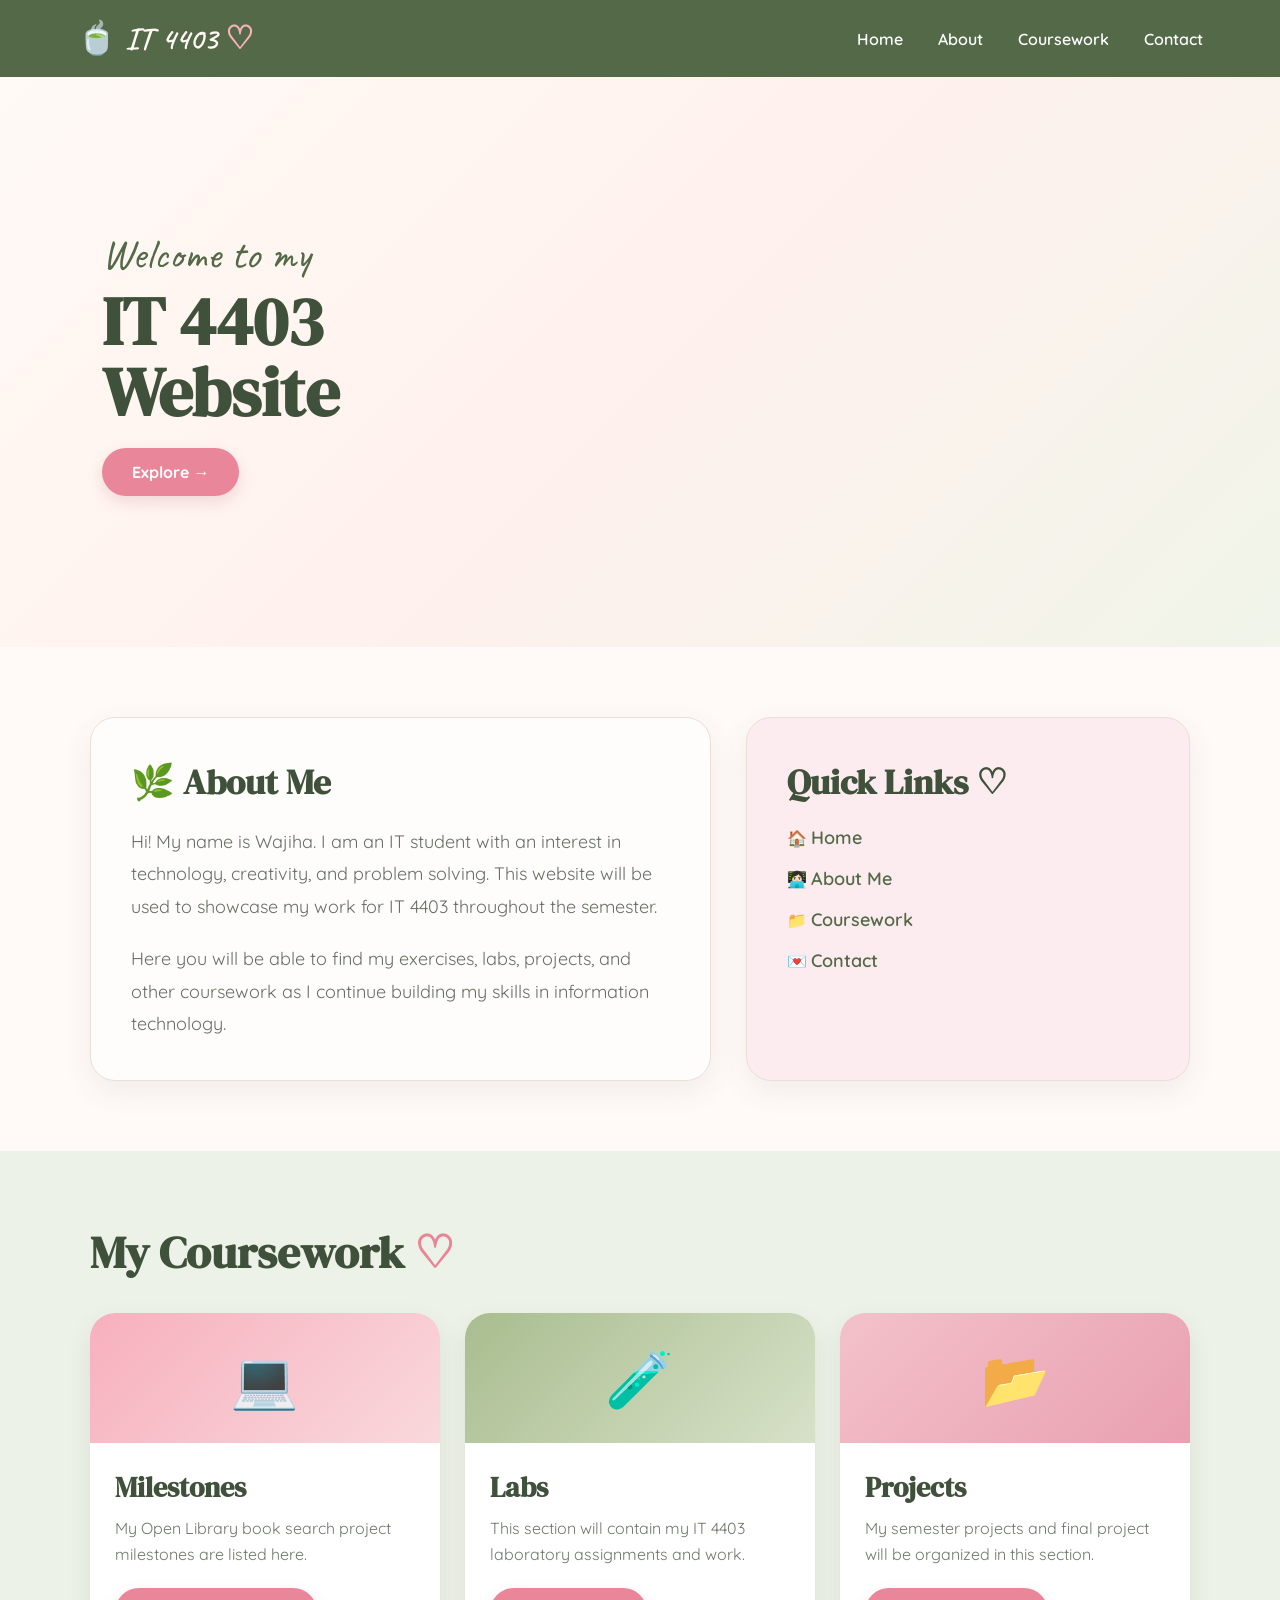
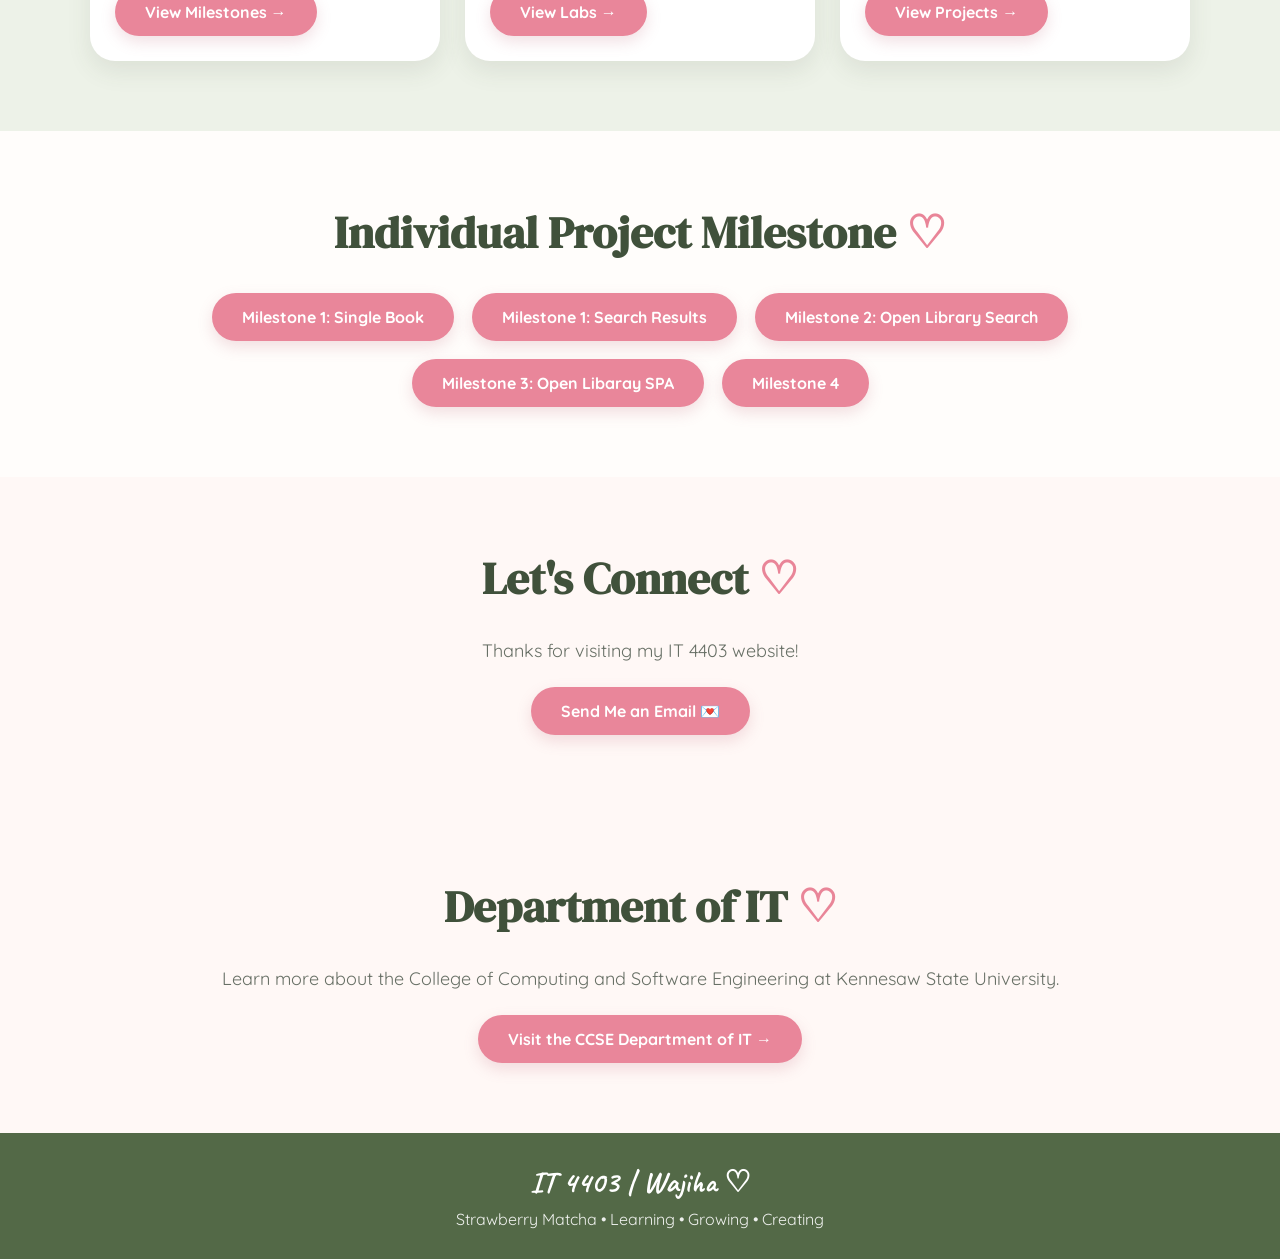
<file: index.html>
<!DOCTYPE html>
<html lang="en">
<head>
    <meta charset="UTF-8">
    <meta name="viewport" content="width=device-width, initial-scale=1.0">

    <title>IT 4403 | Wajiha</title>

    <link rel="preconnect" href="https://fonts.googleapis.com">
    <link rel="preconnect" href="https://fonts.gstatic.com" crossorigin>

    <link href="https://fonts.googleapis.com/css2?family=DM+Serif+Display&family=Quicksand:wght@400;500;600;700&family=Caveat:wght@500;600&display=swap" rel="stylesheet">

    <style>

        * {
            margin: 0;
            padding: 0;
            box-sizing: border-box;
        }

        html {
            scroll-behavior: smooth;
        }

        body {
            font-family: 'Quicksand', sans-serif;
            background: #fffaf7;
            color: #40513b;
        }

        /* ================= NAVIGATION ================= */

        nav {
            background: #536947;
            padding: 18px 6%;
            display: flex;
            justify-content: space-between;
            align-items: center;
            position: sticky;
            top: 0;
            z-index: 1000;
        }

        .logo {
            color: #fff8f4;
            font-family: 'Caveat', cursive;
            font-size: 32px;
            font-weight: 600;
        }

        .logo span {
            color: #f7b1bd;
        }

        .nav-links {
            display: flex;
            gap: 35px;
            list-style: none;
        }

        .nav-links a {
            color: white;
            text-decoration: none;
            font-weight: 600;
            transition: 0.3s;
        }

        .nav-links a:hover {
            color: #f7a8b5;
        }

        /* ================= HERO ================= */

        .hero {
            min-height: 570px;
            display: flex;
            align-items: center;
            justify-content: space-between;
            padding: 70px 8%;
            background: linear-gradient(
                135deg,
                #fffaf6 0%,
                #fff1ed 50%,
                #f0f4e9 100%
            );
            overflow: hidden;
        }

        .hero-text {
            max-width: 600px;
        }

        .small-title {
            font-family: 'Caveat', cursive;
            font-size: 42px;
            color: #536947;
        }

        .hero h1 {
            font-family: 'DM Serif Display', serif;
            font-size: 68px;
            line-height: 1.05;
            color: #40513b;
            margin: 5px 0 20px;
        }

        .hero p {
            font-family: 'Caveat', cursive;
            font-size: 27px;
            color: #68745f;
            margin-bottom: 30px;
        }

        .hero p span {
            color: #e98598;
        }

        .button {
            display: inline-block;
            background: #e9869a;
            color: white;
            text-decoration: none;
            padding: 14px 30px;
            border-radius: 30px;
            font-weight: 700;
            transition: 0.3s;
            box-shadow: 0 6px 15px rgba(190, 100, 120, 0.2);
        }

        .button:hover {
            transform: translateY(-3px);
            background: #d96f85;
        }


        /* ================= GENERAL SECTIONS ================= */

        section {
            padding: 70px 7%;
        }

        .section-title {
            font-family: 'DM Serif Display', serif;
            font-size: 45px;
            color: #40513b;
            margin-bottom: 30px;
        }

        .section-title span {
            color: #e98598;
        }

        /* ================= ABOUT ================= */

        .about-container {
            display: grid;
            grid-template-columns: 1.4fr 1fr;
            gap: 35px;
        }

        .about-card,
        .quick-card {
            border-radius: 25px;
            padding: 40px;
            background: white;
            border: 1px solid #eadfd9;
            box-shadow: 0 10px 30px rgba(75, 82, 58, 0.08);
        }

        .about-card {
            background: #fffdfb;
        }

        .about-card h2,
        .quick-card h2 {
            font-family: 'DM Serif Display', serif;
            font-size: 35px;
            margin-bottom: 20px;
            color: #40513b;
        }

        .about-card p {
            font-size: 18px;
            line-height: 1.8;
            color: #687066;
        }

        .quick-card {
            background: #fdecef;
        }

        .quick-links {
            list-style: none;
        }

        .quick-links li {
            margin: 18px 0;
        }

        .quick-links a {
            color: #536947;
            text-decoration: none;
            font-size: 18px;
            font-weight: 600;
        }

        .quick-links a:hover {
            color: #e98598;
        }

        /* ================= COURSEWORK ================= */

        #coursework {
            background: #edf2e8;
        }

        .coursework-grid {
            display: grid;
            grid-template-columns: repeat(3, 1fr);
            gap: 25px;
        }

        .course-card {
            background: white;
            border-radius: 25px;
            overflow: hidden;
            box-shadow: 0 10px 25px rgba(72, 83, 57, 0.1);
            transition: 0.3s;
        }

        .course-card:hover {
            transform: translateY(-8px);
        }

        .course-image {
            height: 130px;
            display: flex;
            align-items: center;
            justify-content: center;
            font-size: 55px;
            background: linear-gradient(135deg, #f7b0bd, #f9d8dc);
        }

        .course-card:nth-child(2) .course-image {
            background: linear-gradient(135deg, #a9bd8f, #d7e1c8);
        }

        .course-card:nth-child(3) .course-image {
            background: linear-gradient(135deg, #f3c1ca, #e9a0b1);
        }

        .course-content {
            padding: 25px;
        }

        .course-content h3 {
            font-family: 'DM Serif Display', serif;
            font-size: 28px;
            color: #40513b;
            margin-bottom: 10px;
        }

        .course-content p {
            color: #70776d;
            line-height: 1.6;
            margin-bottom: 20px;
        }
        /* ================= MILESTONES ================= */

        #milestones {
            background: #fffdfb;
            text-align: center;
        }

        .milestone-buttons {
            display: flex;
            flex-wrap: wrap;
            gap: 18px;
            justify-content: center;
        }

        .button.disabled {
            background: #c9c9c9;
            box-shadow: none;
            pointer-events: none;
        }
        /* ================= CONTACT ================= */

        .contact {
            text-align: center;
            background: #fff8f6;
        }

        .contact p {
            font-size: 18px;
            margin-bottom: 25px;
            color: #687066;
        }

        /* ================= FOOTER ================= */

        footer {
            background: #536947;
            color: white;
            text-align: center;
            padding: 30px;
        }

        footer h3 {
            font-family: 'Caveat', cursive;
            font-size: 30px;
            margin-bottom: 8px;
        }

        footer p {
            opacity: 0.9;
        }

        /* ================= MOBILE ================= */

        @media (max-width: 850px) {

            .hero {
                flex-direction: column;
                text-align: center;
                padding-top: 50px;
            }

            .hero h1 {
                font-size: 50px;
            }

            .drink-area {
                transform: scale(0.8);
            }

            .about-container {
                grid-template-columns: 1fr;
            }

            .coursework-grid {
                grid-template-columns: 1fr;
            }

            nav {
                flex-direction: column;
                gap: 15px;
            }

            .nav-links {
                gap: 15px;
                flex-wrap: wrap;
                justify-content: center;
            }
        }

    </style>
</head>

<body>

    <!-- NAVIGATION -->

    <nav>
        <div class="logo">
            🍵 IT 4403 <span>♡</span>
        </div>

        <ul class="nav-links">
            <li><a href="#home">Home</a></li>
            <li><a href="#about">About</a></li>
            <li><a href="#coursework">Coursework</a></li>
            <li><a href="#contact">Contact</a></li>
        </ul>
    </nav>


    <!-- HERO -->

    <section class="hero" id="home">

        <div class="hero-text">

            <div class="small-title">
                Welcome to my
            </div>

            <h1>
                IT 4403<br>
                Website
            </h1>

            

            <a href="#coursework" class="button">
                Explore →
            </a>

        </div>


    </section>


    <!-- ABOUT -->

    <section id="about">

        <div class="about-container">

            <div class="about-card">

                <h2>
                    🌿 About Me
                </h2>

                <p>
                    Hi! My name is Wajiha. I am an IT student with an
                    interest in technology, creativity, and problem solving.
                    This website will be used to showcase my work for
                    IT 4403 throughout the semester.
                </p>

                <br>

                <p>
                    Here you will be able to find my exercises, labs,
                    projects, and other coursework as I continue building
                    my skills in information technology.
                </p>

            </div>


            <div class="quick-card">

                <h2>
                    Quick Links ♡
                </h2>

                <ul class="quick-links">

                    <li>
                        🏠 <a href="#home">Home</a>
                    </li>

                    <li>
                        👩🏻‍💻 <a href="#about">About Me</a>
                    </li>

                    <li>
                        📁 <a href="#coursework">Coursework</a>
                    </li>

                    <li>
                        💌 <a href="#contact">Contact</a>
                    </li>

                </ul>

            </div>

        </div>

    </section>


    <!-- COURSEWORK -->

    <section id="coursework">

        <h2 class="section-title">
            My Coursework <span>♡</span>
        </h2>

        <div class="coursework-grid">


            <!-- EXERCISES -->

            <div class="course-card">

                <div class="course-image">
                    💻
                </div>

                <div class="course-content">

                    <h3>
                        Milestones
                    </h3>

                    <p>
                        My Open Library book search project milestones are listed here.
                    </p>

                    <a href="#milestones" class="button">
                        View Milestones →
                    </a>

                </div>

            </div>


            <!-- LABS -->

            <div class="course-card">

                <div class="course-image">
                    🧪
                </div>

                <div class="course-content">

                    <h3>
                        Labs
                    </h3>

                    <p>
                        This section will contain my IT 4403
                        laboratory assignments and work.
                    </p>

                    <a href="#" class="button">
                        View Labs →
                    </a>

                </div>

            </div>


            <!-- PROJECTS -->

            <div class="course-card">

                <div class="course-image">
                    📂
                </div>

                <div class="course-content">

                    <h3>
                        Projects
                    </h3>

                    <p>
                        My semester projects and final project
                        will be organized in this section.
                    </p>

                    <a href="#" class="button">
                        View Projects →
                    </a>

                </div>

            </div>

        </div>

    </section>

    <!-- INDIVIDUAL PROJECT MILESTONES -->
<section id="milestones">
    <h2 class="section-title">Individual Project Milestone <span>♡</span></h2>

    <div class="milestone-buttons">
        <a href="openlibrary_milestone1/book.html" class="button">Milestone 1: Single Book</a>
        <a href="openlibrary_milestone1/search.html" class="button">Milestone 1: Search Results</a>
        <a href="openlibrary_milestone2/search.html" class="button">Milestone 2: Open Library Search</a>
        <a href="openlibrary_milestone3/index.html" class="button">Milestone 3: Open Libaray SPA</a>
        <a href="openlibrary_milestone4/index.html" class="button">Milestone 4</a>
    </div>
</section>


    <!-- CONTACT -->

    <section class="contact" id="contact">

        <h2 class="section-title">
            Let's Connect <span>♡</span>
        </h2>

        <p>
            Thanks for visiting my IT 4403 website!
        </p>

        <a href="mailto:wajihaparveen1@gmail.com" class="button">
            Send Me an Email 💌
        </a>

    </section>

<!-- DEPARTMENT OF IT LINK -->

<section class="contact" id="department">
    <h2 class="section-title">
        Department of IT <span>♡</span>
    </h2>

    <p>
        Learn more about the College of Computing and Software Engineering
        at Kennesaw State University.
    </p>

    <a href="https://ccse.kennesaw.edu/it/"
       class="button"
       target="_blank"
       rel="noopener noreferrer">
        Visit the CCSE Department of IT →
    </a>
</section>

    <!-- FOOTER -->

    <footer>

        <h3>
            IT 4403 | Wajiha ♡
        </h3>

        <p>
            Strawberry Matcha • Learning • Growing • Creating
        </p>

    </footer>

</body>
</html>
</file>
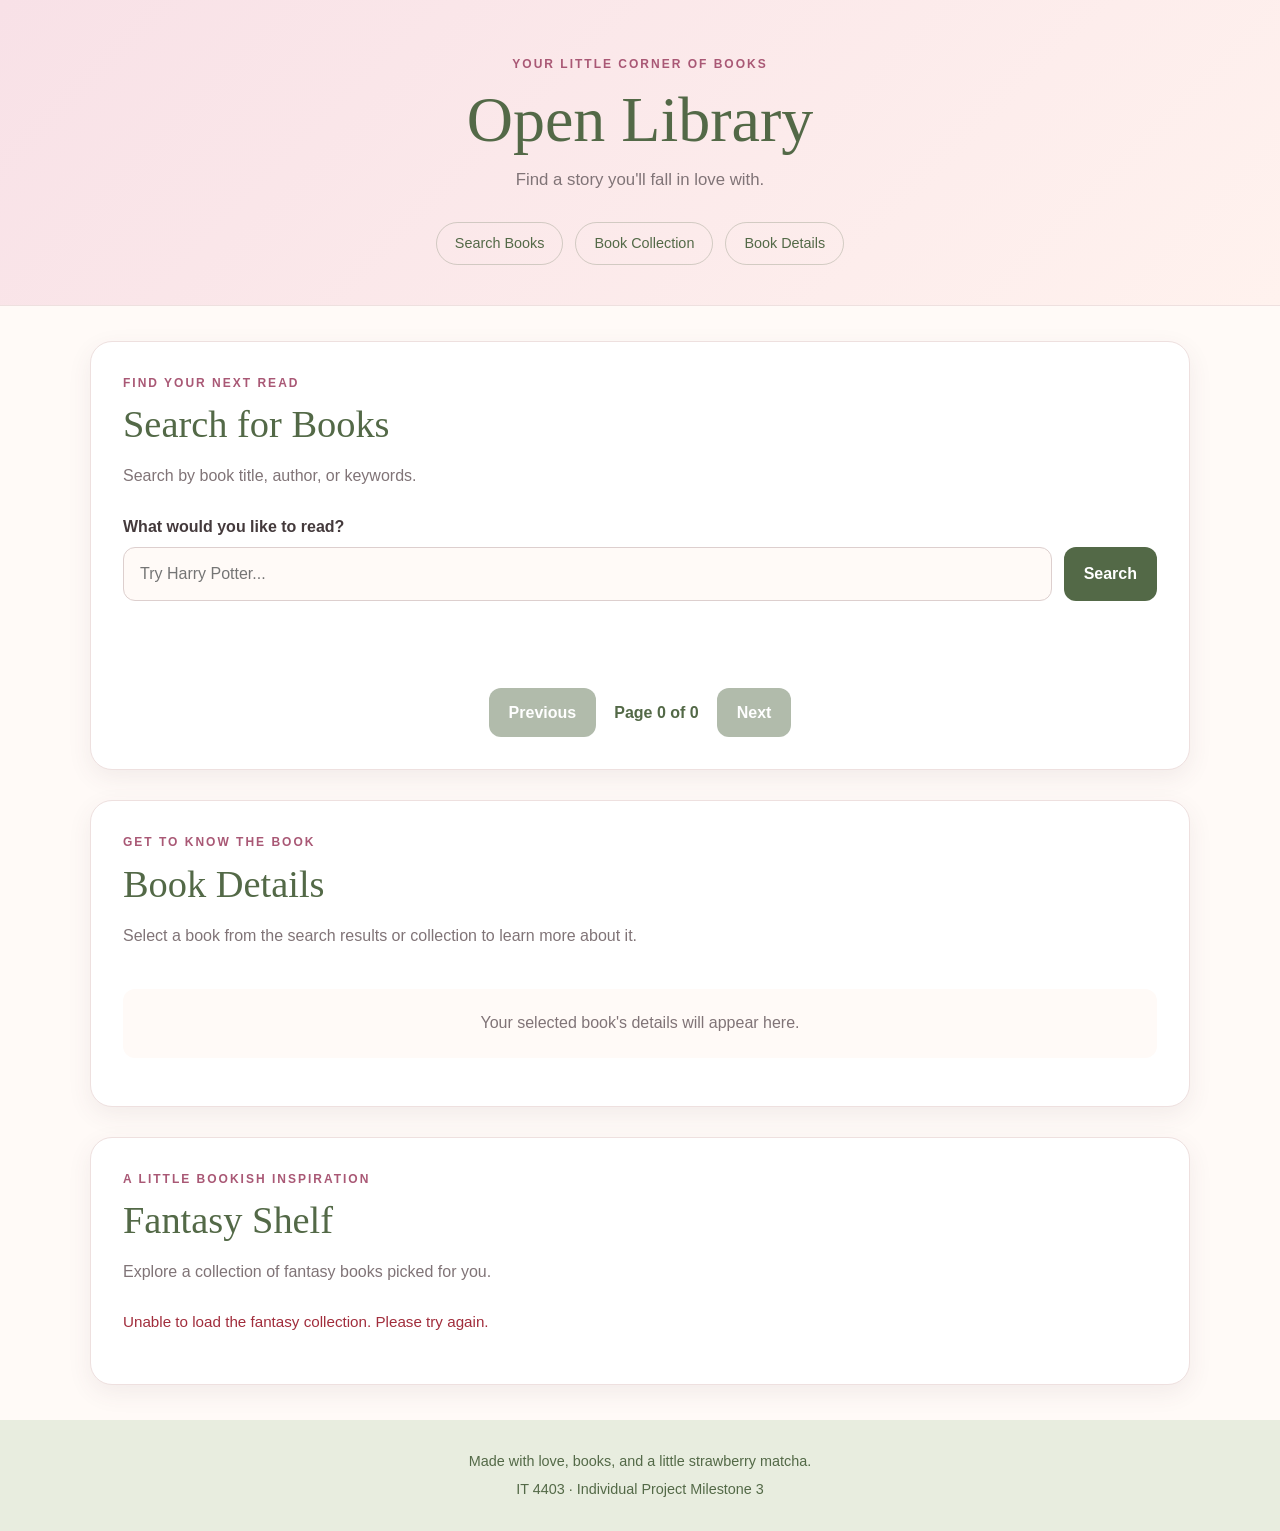
<file: openlibrary_milestone3/index.html>
<!DOCTYPE html>
<html lang="en">
<head>
    <meta charset="UTF-8">
    <meta name="viewport" content="width=device-width, initial-scale=1.0">
    <title>Open Library | Milestone 3</title>

    <!-- Strawberry Matcha stylesheet -->
    <link rel="stylesheet" href="style.css">

    <!-- jQuery for AJAX requests -->
    <script src="https://code.jquery.com/jquery-3.7.1.min.js"></script>
    <script src="script.js" defer></script>
</head>
<body>
    <header class="site-header">
        <div class="header-content">
            <p class="eyebrow">YOUR LITTLE CORNER OF BOOKS</p>
            <h1>Open Library</h1>
            <p class="subtitle">Find a story you'll fall in love with.</p>

            <nav class="main-nav" aria-label="Main navigation">
                <a href="#search-section">Search Books</a>
                <a href="#collection-section">Book Collection</a>
                <a href="#details-section">Book Details</a>
            </nav>
        </div>
    </header>

    <main class="page-container">

        <!-- Book Search -->
        <section id="search-section" class="section-card">
            <div class="section-heading">
                <p class="eyebrow">FIND YOUR NEXT READ</p>
                <h2>Search for Books</h2>
                <p>Search by book title, author, or keywords.</p>
            </div>

            <form id="searchForm" class="search-form">
                <label for="searchInput">What would you like to read?</label>

                <div class="search-controls">
                    <input
                        type="text"
                        id="searchInput"
                        placeholder="Try Harry Potter..."
                        autocomplete="off"
                    >
                    <button type="submit" id="searchButton">Search</button>
                </div>
            </form>

            <p id="searchStatus" class="status-message" role="status"
               aria-live="polite"></p>

            <div id="searchResults" class="book-grid"></div>

            <div id="pagination" class="pagination">
                <button type="button" id="previousButton" disabled>
                    Previous
                </button>

                <span id="pageInfo" aria-live="polite">Page 0 of 0</span>

                <button type="button" id="nextButton" disabled>
                    Next
                </button>
            </div>
        </section>

        <!-- Selected Book Details -->
        <section id="details-section" class="section-card">
            <div class="section-heading">
                <p class="eyebrow">GET TO KNOW THE BOOK</p>
                <h2>Book Details</h2>
                <p>Select a book from the search results or collection
                   to learn more about it.</p>
            </div>

            <div id="bookDetails" class="details-content">
                <p class="empty-message">
                    Your selected book's details will appear here.
                </p>
            </div>
        </section>

        <!-- Predefined Book Collection -->
        <section id="collection-section" class="section-card">
            <div class="section-heading">
                <p class="eyebrow">A LITTLE BOOKISH INSPIRATION</p>
                <h2>Fantasy Shelf</h2>
                <p>Explore a collection of fantasy books picked for you.</p>
            </div>

            <p id="collectionStatus" class="status-message"
               role="status" aria-live="polite">
                Loading fantasy books...
            </p>

            <div id="collectionResults" class="book-grid"></div>
        </section>

    </main>

    <footer class="site-footer">
        <p>Made with love, books, and a little strawberry matcha.</p>
        <p>IT 4403 · Individual Project Milestone 3</p>
    </footer>
</body>
</html>
</file>
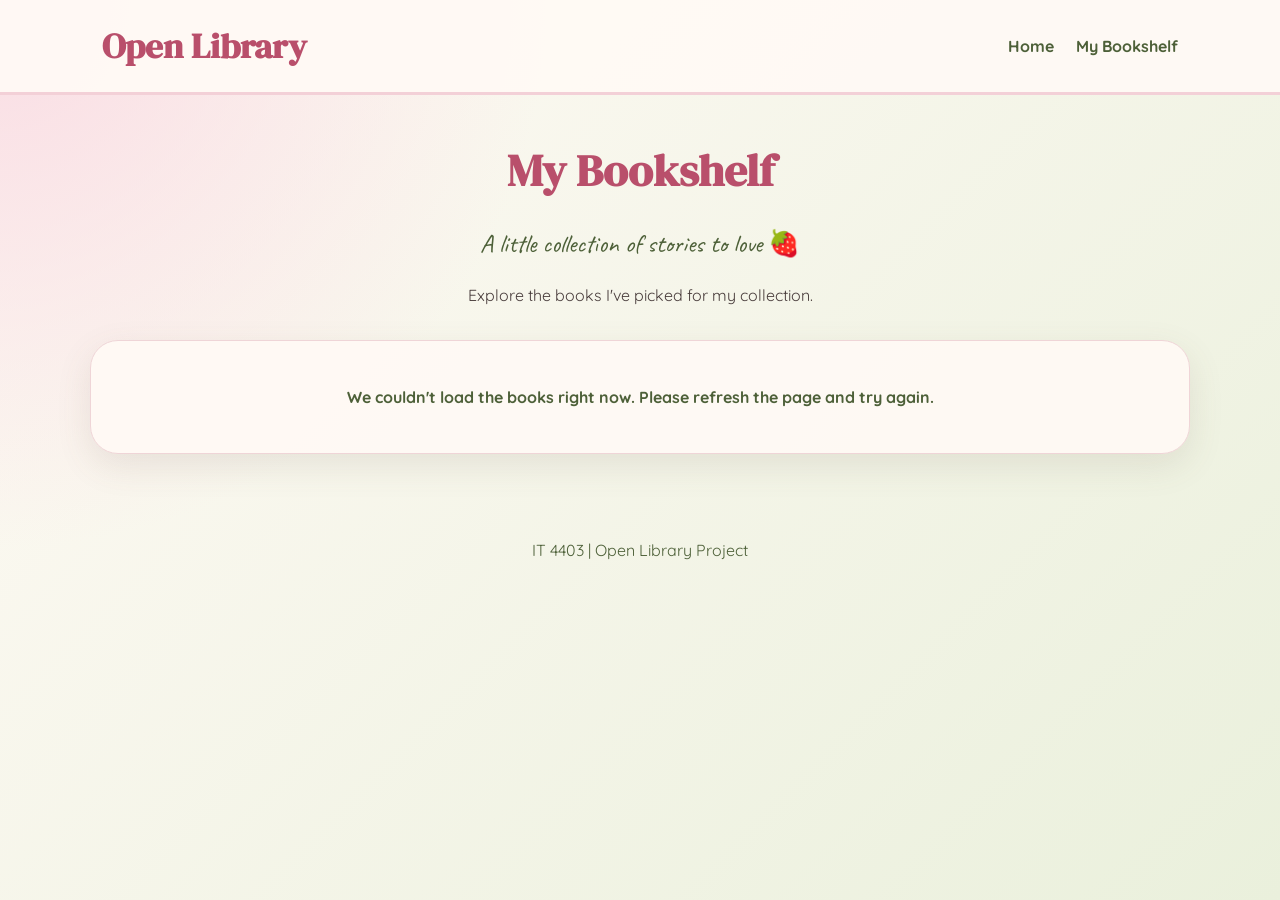
<file: openlibrary_milestone2/bookshelf.html>
<!DOCTYPE html>
<html lang="en">
<head>
    <meta charset="UTF-8">
    <meta name="viewport" content="width=device-width, initial-scale=1.0">
    <title>My Bookshelf | Wajiha's Open Library</title>

    <style>
        @import url('https://fonts.googleapis.com/css2?family=Caveat:wght@500;600&family=DM+Serif+Display&family=Quicksand:wght@400;500;600;700&display=swap');

        :root {
            --strawberry: #e99aa9;
            --strawberry-dark: #b94f6b;
            --pink-light: #fff0f3;
            --matcha: #788b58;
            --matcha-dark: #4d6038;
            --matcha-light: #eaf0dc;
            --cream: #fffaf5;
            --text: #493d3c;
        }

        * {
            box-sizing: border-box;
        }

        body {
            margin: 0;
            min-height: 100vh;
            font-family: 'Quicksand', sans-serif;
            color: var(--text);
            background:
                radial-gradient(circle at top left, #f9dce3, transparent 35%),
                linear-gradient(135deg, var(--cream), var(--matcha-light));
        }

        header {
            background: rgba(255, 250, 245, 0.95);
            padding: 22px 8%;
            display: flex;
            justify-content: space-between;
            align-items: center;
            flex-wrap: wrap;
            gap: 15px;
            border-bottom: 3px solid #f3d0d7;
        }

        header h1 {
            margin: 0;
            color: var(--strawberry-dark);
            font-family: 'DM Serif Display', serif;
            font-size: 2.2rem;
        }

        nav {
            display: flex;
            gap: 22px;
            flex-wrap: wrap;
        }

        nav a {
            color: var(--matcha-dark);
            font-weight: 700;
            text-decoration: none;
        }

        nav a:hover {
            color: var(--strawberry-dark);
        }

        main {
            width: min(1100px, 90%);
            margin: 45px auto;
        }

        .intro {
            text-align: center;
            margin-bottom: 35px;
        }

        .intro h2 {
            margin-bottom: 8px;
            color: var(--strawberry-dark);
            font-family: 'DM Serif Display', serif;
            font-size: 2.8rem;
        }

        .subtitle {
            color: var(--matcha-dark);
            font-family: 'Caveat', cursive;
            font-size: 1.6rem;
        }

        .bookshelf-panel {
            padding: 30px;
            background: rgba(255, 250, 245, 0.94);
            border: 1px solid #efd5d7;
            border-radius: 28px;
            box-shadow: 0 12px 35px rgba(110, 91, 75, 0.12);
        }

        #bookshelfStatus {
            text-align: center;
            color: var(--matcha-dark);
            font-weight: 700;
        }

        .bookshelf-grid {
            display: grid;
            grid-template-columns: repeat(auto-fit, minmax(190px, 1fr));
            gap: 24px;
        }

        .book-card {
            padding: 20px;
            text-align: center;
            background: white;
            border: 1px solid #f1dce0;
            border-radius: 20px;
            box-shadow: 0 5px 15px rgba(110, 91, 75, 0.08);
            transition: transform 0.2s, box-shadow 0.2s;
        }

        .book-card:hover {
            transform: translateY(-5px);
            box-shadow: 0 10px 22px rgba(110, 91, 75, 0.14);
        }

        .book-card img {
            width: 100%;
            height: 220px;
            object-fit: contain;
            margin-bottom: 15px;
            border-radius: 10px;
        }

        .book-card h3 {
            color: var(--strawberry-dark);
            font-family: 'DM Serif Display', serif;
            font-size: 1.3rem;
        }

        .book-link {
            display: inline-block;
            padding: 10px 18px;
            color: white;
            background: var(--matcha);
            border-radius: 25px;
            font-weight: 700;
            text-decoration: none;
        }

        .book-link:hover {
            background: var(--matcha-dark);
        }

        footer {
            padding: 25px;
            text-align: center;
            color: var(--matcha-dark);
        }

        @media (max-width: 600px) {
            header {
                flex-direction: column;
                text-align: center;
            }

            .intro h2 {
                font-size: 2.2rem;
            }

            .bookshelf-panel {
                padding: 18px;
            }
        }
    </style>
</head>

<body>
    <header>
        <h1>Open Library</h1>

        <nav>
            <a href="search.html">Home</a>
            <a href="bookshelf.html">My Bookshelf</a>
        </nav>
    </header>

    <main>
        <section class="intro">
            <h2>My Bookshelf</h2>
            <p class="subtitle">A little collection of stories to love 🍓</p>
            <p>Explore the books I've picked for my collection.</p>
        </section>

        <section class="bookshelf-panel">
            <p id="bookshelfStatus" aria-live="polite">
                Loading your bookshelf...
            </p>

            <div id="bookshelfBooks" class="bookshelf-grid">
                <!-- Book cards will be added here by bookshelf.js -->
            </div>
        </section>
    </main>

    <footer>
        <p>IT 4403 | Open Library Project</p>
    </footer>

    <script src="bookshelf.js"></script>
</body>
</html>
</file>
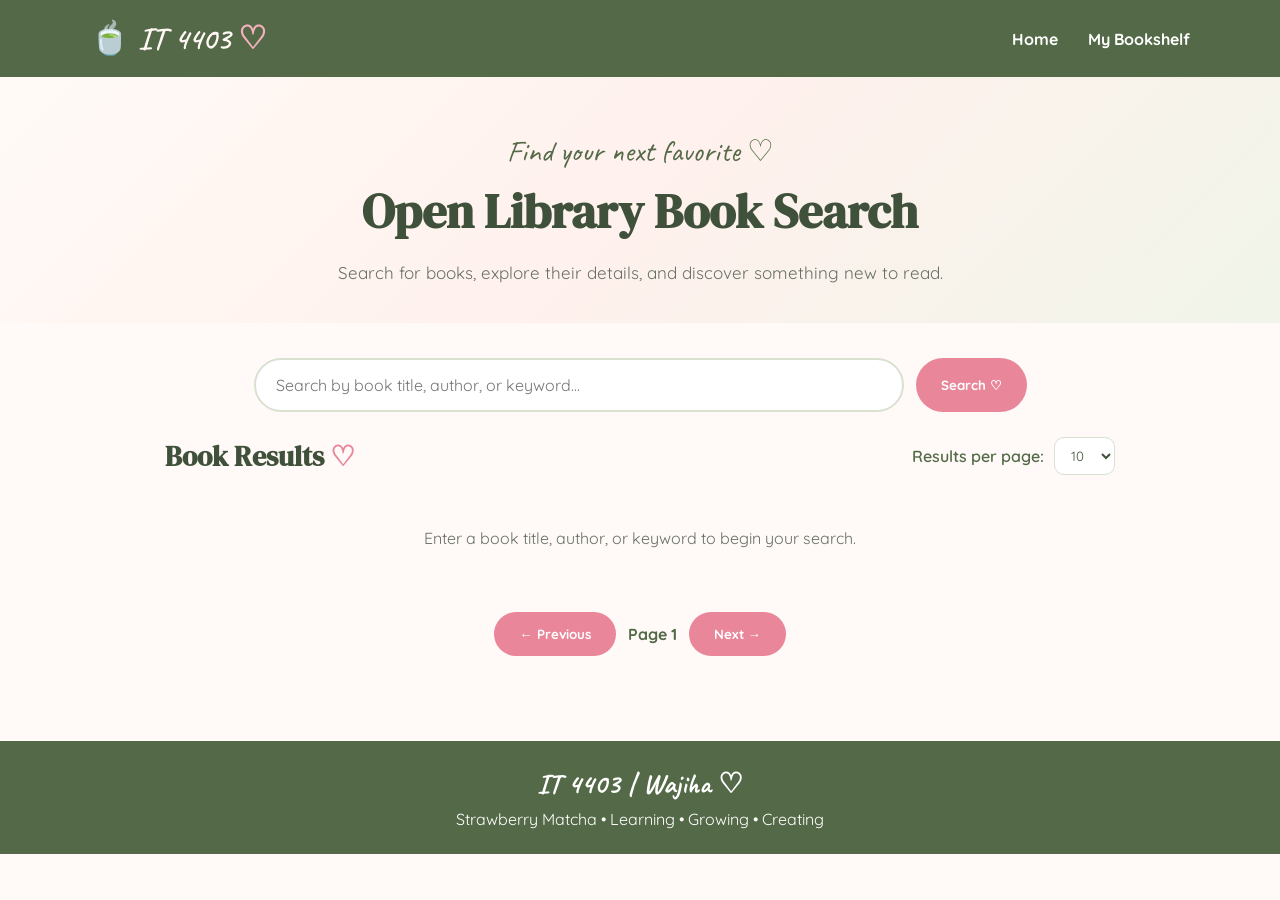
<file: openlibrary_milestone2/search.html>
<!DOCTYPE html>
<html lang="en">
<head>
    <meta charset="UTF-8">
    <meta name="viewport" content="width=device-width, initial-scale=1.0">

    <title>Book Search | IT 4403</title>

    <!-- Google Fonts -->
    <link rel="preconnect" href="https://fonts.googleapis.com">
    <link rel="preconnect" href="https://fonts.gstatic.com" crossorigin>
    <link href="https://fonts.googleapis.com/css2?family=DM+Serif+Display&family=Quicksand:wght@400;500;600;700&family=Caveat:wght@500;600&display=swap" rel="stylesheet">

    <style>
        * {
            margin: 0;
            padding: 0;
            box-sizing: border-box;
        }

        html {
            scroll-behavior: smooth;
        }

        body {
            font-family: 'Quicksand', sans-serif;
            background: #fffaf7;
            color: #40513b;
            min-height: 100vh;
        }

        /* Navigation */
        nav {
            background: #536947;
            padding: 18px 7%;
            display: flex;
            justify-content: space-between;
            align-items: center;
        }

        .logo {
            color: #fff8f4;
            font-family: 'Caveat', cursive;
            font-size: 32px;
            font-weight: 600;
        }

        .logo span {
            color: #f7b1bd;
        }

        .nav-links {
            display: flex;
            gap: 30px;
            list-style: none;
        }

        .nav-links a {
            color: white;
            text-decoration: none;
            font-weight: 700;
        }

        .nav-links a:hover {
            color: #f7b1bd;
        }

        /* Page Heading */
        .hero {
            text-align: center;
            padding: 55px 20px 35px;
            background: linear-gradient(
                135deg,
                #fffaf6,
                #fff1ed,
                #f0f4e9
            );
        }

        .small-title {
            font-family: 'Caveat', cursive;
            font-size: 30px;
            color: #536947;
        }

        h1 {
            font-family: 'DM Serif Display', serif;
            font-size: 48px;
            color: #40513b;
            margin: 8px 0 15px;
        }

        .hero p {
            color: #687066;
            font-size: 17px;
            line-height: 1.7;
        }

        /* Search Area */
        .search-section {
            max-width: 1000px;
            margin: 0 auto;
            padding: 35px 25px;
        }

        .search-box {
            display: flex;
            gap: 12px;
            justify-content: center;
            margin-bottom: 25px;
        }

        #searchInput {
            flex: 1;
            max-width: 650px;
            min-width: 0;
            padding: 15px 20px;
            border: 2px solid #d9e1d0;
            border-radius: 30px;
            background: white;
            font-family: inherit;
            font-size: 16px;
            outline: none;
        }

        #searchInput:focus {
            border-color: #e9869a;
        }

        .button {
            display: inline-block;
            border: none;
            background: #e9869a;
            color: white;
            text-decoration: none;
            padding: 14px 25px;
            border-radius: 30px;
            font-family: inherit;
            font-weight: 700;
            cursor: pointer;
            transition: 0.3s;
        }

        .button:hover {
            background: #d96f85;
            transform: translateY(-2px);
        }

        /* Results Heading */
        .results-header {
            display: flex;
            justify-content: space-between;
            align-items: center;
            gap: 15px;
            flex-wrap: wrap;
            margin: 25px 0;
        }

        .results-header h2 {
            font-family: 'DM Serif Display', serif;
            font-size: 28px;
        }

        .page-size {
            display: flex;
            align-items: center;
            gap: 10px;
            color: #536947;
            font-weight: 600;
        }

        #resultsPerPage {
            padding: 9px 12px;
            border: 1px solid #d9e1d0;
            border-radius: 10px;
            background: white;
            font-family: inherit;
            color: #40513b;
        }

        /* Book Results */
        #bookResults {
            display: grid;
            grid-template-columns: repeat(3, minmax(0, 1fr));
            gap: 22px;
        }

        .book-card {
            background: white;
            border: 1px solid #eadfd9;
            border-radius: 20px;
            padding: 22px;
            text-align: center;
            box-shadow: 0 8px 22px rgba(75, 82, 58, 0.07);
            transition: 0.3s;
        }

        .book-card:hover {
            transform: translateY(-5px);
            box-shadow: 0 12px 28px rgba(75, 82, 58, 0.13);
        }

        .book-cover {
            width: 120px;
            height: 175px;
            object-fit: contain;
            margin-bottom: 18px;
            background: #f7f3ed;
            border-radius: 5px;
        }

        .no-cover {
            width: 120px;
            height: 175px;
            margin: 0 auto 18px;
            background: #edf2e8;
            border-radius: 8px;
            display: flex;
            align-items: center;
            justify-content: center;
            font-size: 42px;
        }

        .book-card h3 {
            font-family: 'DM Serif Display', serif;
            font-size: 21px;
            margin-bottom: 10px;
        }

        .book-card h3 a {
            color: #40513b;
            text-decoration: none;
        }

        .book-card h3 a:hover {
            color: #e98598;
        }

        .book-card p {
            color: #70776d;
            font-size: 14px;
            line-height: 1.6;
        }

        /* Status Messages */
        #statusMessage {
            text-align: center;
            padding: 25px 10px;
            color: #687066;
            line-height: 1.7;
        }

        /* Pagination */
        .pagination {
            display: flex;
            justify-content: center;
            align-items: center;
            flex-wrap: wrap;
            gap: 12px;
            margin: 35px 0 15px;
        }

        .pagination button:disabled {
            background: #c9c9c9;
            cursor: not-allowed;
            transform: none;
        }

        #pageInfo {
            font-weight: 700;
            color: #536947;
        }

        /* Footer */
        footer {
            margin-top: 35px;
            padding: 25px;
            background: #536947;
            color: white;
            text-align: center;
        }

        footer h3 {
            font-family: 'Caveat', cursive;
            font-size: 28px;
            margin-bottom: 8px;
        }

        /* Responsive Layout */
        @media (max-width: 750px) {
            #bookResults {
                grid-template-columns: repeat(2, minmax(0, 1fr));
            }

            nav {
                flex-direction: column;
                gap: 15px;
            }

            .nav-links {
                gap: 20px;
            }

            h1 {
                font-size: 38px;
            }
        }

        @media (max-width: 480px) {
            #bookResults {
                grid-template-columns: 1fr;
            }

            .search-box {
                flex-direction: column;
            }

            #searchInput {
                width: 100%;
            }

            .search-box .button {
                width: 100%;
            }
        }
    </style>
</head>

<body>

    <!-- Navigation -->
    <nav>
        <div class="logo">🍵 IT 4403 <span>♡</span></div>

        <ul class="nav-links">
            <li><a href="search.html">Home</a></li>
            <li><a href="bookshelf.html">My Bookshelf</a></li>
        </ul>
    </nav>

    <!-- Page Heading -->
    <header class="hero">
        <div class="small-title">Find your next favorite ♡</div>
        <h1>Open Library Book Search</h1>
        <p>
            Search for books, explore their details, and discover
            something new to read.
        </p>
    </header>

    <!-- Search and Results -->
    <main class="search-section">

        <form id="searchForm" class="search-box">
            <input
                type="search"
                id="searchInput"
                placeholder="Search by book title, author, or keyword..."
                aria-label="Search for books"
                required
            >

            <button type="submit" class="button">Search ♡</button>
        </form>

        <div class="results-header">
            <h2>Book Results <span style="color:#e98598;">♡</span></h2>

            <div class="page-size">
                <label for="resultsPerPage">Results per page:</label>

                <select id="resultsPerPage">
                    <option value="10">10</option>
                    <option value="20">20</option>
                    <option value="30">30</option>
                </select>
            </div>
        </div>

        <p id="statusMessage" aria-live="polite">
            Enter a book title, author, or keyword to begin your search.
        </p>

        <div id="bookResults"></div>

        <!-- Pagination controls -->
        <div class="pagination" id="pagination" hidden>
            <button type="button" class="button" id="previousPage">
                ← Previous
            </button>

            <span id="pageInfo">Page 1</span>

            <button type="button" class="button" id="nextPage">
                Next →
            </button>
        </div>

    </main>

    <!-- Footer -->
    <footer>
        <h3>IT 4403 | Wajiha ♡</h3>
        <p>Strawberry Matcha • Learning • Growing • Creating</p>
    </footer>

    <!-- JavaScript for searching and pagination -->
    <script src="search.js"></script>

</body>
</html>
</file>
<file: openlibrary_milestone3/style.css>
/* Color palette */
:root {
    --cream: #fffaf7;
    --soft-pink: #f8e1e7;
    --pink: #d995aa;
    --dark-pink: #a95875;
    --sage: #536947;
    --light-sage: #e8eddf;
    --dark-green: #34452e;
    --text: #443a3c;
    --muted: #807477;
    --white: #ffffff;
    --border: #eee0df;
    --shadow: 0 8px 25px rgba(91, 65, 71, 0.08);
}

/* Basic page setup */
* {
    box-sizing: border-box;
}

html {
    scroll-behavior: smooth;
}

body {
    margin: 0;
    background-color: var(--cream);
    color: var(--text);
    font-family: "Quicksand", Arial, sans-serif;
    line-height: 1.6;
}

h1,
h2,
h3 {
    font-family: "DM Serif Display", Georgia, serif;
    font-weight: normal;
    line-height: 1.2;
}

a {
    color: var(--dark-pink);
}

button,
input {
    font: inherit;
}

/* Header */
.site-header {
    background: linear-gradient(135deg, #f8e1e7, #fff2ee);
    padding: 55px 20px 40px;
    text-align: center;
    border-bottom: 1px solid var(--border);
}

.header-content {
    max-width: 1000px;
    margin: 0 auto;
}

.site-header h1 {
    margin: 8px 0;
    color: var(--sage);
    font-size: clamp(2.5rem, 6vw, 4rem);
}

.subtitle {
    margin: 0;
    color: var(--muted);
    font-size: 1.05rem;
}

.eyebrow {
    margin: 0 0 8px;
    color: var(--dark-pink);
    font-size: 0.75rem;
    font-weight: bold;
    letter-spacing: 2px;
}

/* Navigation */
.main-nav {
    display: flex;
    justify-content: center;
    flex-wrap: wrap;
    gap: 12px;
    margin-top: 28px;
}

.main-nav a {
    padding: 9px 18px;
    border: 1px solid rgba(83, 105, 71, 0.25);
    border-radius: 30px;
    color: var(--sage);
    text-decoration: none;
    font-size: 0.9rem;
    transition: background-color 0.2s, color 0.2s;
}

.main-nav a:hover {
    background-color: var(--sage);
    color: var(--white);
}

/* Main content */
.page-container {
    width: min(1100px, 92%);
    margin: 35px auto;
}

.section-card {
    margin-bottom: 30px;
    padding: 32px;
    background-color: var(--white);
    border: 1px solid var(--border);
    border-radius: 22px;
    box-shadow: var(--shadow);
    scroll-margin-top: 20px;
}

.section-heading {
    margin-bottom: 25px;
}

.section-heading h2 {
    margin: 5px 0 10px;
    color: var(--sage);
    font-size: clamp(1.8rem, 4vw, 2.4rem);
}

.section-heading > p:last-child {
    margin-bottom: 0;
    color: var(--muted);
}

/* Search form */
.search-form label {
    display: block;
    margin-bottom: 8px;
    font-weight: bold;
}

.search-controls {
    display: flex;
    gap: 12px;
}

.search-controls input {
    flex: 1;
    min-width: 0;
    padding: 13px 16px;
    border: 1px solid #ddcfce;
    border-radius: 12px;
    background-color: var(--cream);
    color: var(--text);
    outline: none;
}

.search-controls input:focus {
    border-color: var(--pink);
    box-shadow: 0 0 0 3px rgba(217, 149, 170, 0.18);
}

/* Buttons */
button {
    padding: 12px 20px;
    border: none;
    border-radius: 12px;
    background-color: var(--sage);
    color: var(--white);
    font-weight: bold;
    cursor: pointer;
    transition: background-color 0.2s, transform 0.2s;
}

button:hover:not(:disabled) {
    background-color: var(--dark-green);
    transform: translateY(-1px);
}

button:disabled {
    opacity: 0.45;
    cursor: not-allowed;
}

/* Status and feedback messages */
.status-message {
    min-height: 1.5em;
    margin: 18px 0;
    color: var(--dark-pink);
    font-size: 0.95rem;
}

.empty-message {
    padding: 20px;
    border-radius: 12px;
    background-color: var(--cream);
    color: var(--muted);
    text-align: center;
}

.error-message {
    color: #a12d3c;
}

.success-message {
    color: var(--sage);
}

/* Book grids and cards */
.book-grid {
    display: grid;
    grid-template-columns: repeat(auto-fit, minmax(155px, 1fr));
    gap: 20px;
}

.book-card {
    display: flex;
    flex-direction: column;
    align-items: center;
    min-width: 0;
    padding: 15px;
    border: 1px solid var(--border);
    border-radius: 16px;
    background-color: var(--cream);
    text-align: center;
    transition: transform 0.2s, box-shadow 0.2s;
}

.book-card:hover {
    transform: translateY(-4px);
    box-shadow: var(--shadow);
}

.book-card button {
    width: 100%;
    margin-top: 12px;
    padding: 9px 12px;
    font-size: 0.85rem;
}

.book-cover {
    display: block;
    width: 100%;
    max-width: 125px;
    height: 180px;
    margin-bottom: 12px;
    border-radius: 6px;
    background-color: var(--soft-pink);
    object-fit: contain;
}

.book-cover-placeholder {
    display: flex;
    align-items: center;
    justify-content: center;
    width: 100%;
    max-width: 125px;
    height: 180px;
    margin-bottom: 12px;
    padding: 12px;
    border-radius: 6px;
    background-color: var(--light-sage);
    color: var(--sage);
    font-size: 0.85rem;
    text-align: center;
}

.book-title {
    margin: 0;
    color: var(--text);
    font-size: 1rem;
    overflow-wrap: anywhere;
}

/* Pagination */
.pagination {
    display: flex;
    justify-content: center;
    align-items: center;
    flex-wrap: wrap;
    gap: 18px;
    margin-top: 28px;
}

#pageInfo {
    color: var(--sage);
    font-weight: bold;
}

/* Selected-book details */
.details-content {
    display: grid;
    grid-template-columns: 180px minmax(0, 1fr);
    gap: 35px;
    align-items: start;
    width: 100%;
}

.details-content > div {
    min-width: 0;
    width: 100%;
}

.details-content h3 {
    margin-top: 0;
    color: var(--sage);
    font-size: 1.8rem;
}

.details-content p {
    width: 100%;
    line-height: 1.8;
    overflow-wrap: break-word;
}
.details-content .book-cover {
    max-width: 200px;
    height: 280px;
}

.details-content .book-cover-placeholder {
    max-width: 200px;
    height: 280px;
}

.details-content h3 {
    margin-top: 0;
    color: var(--sage);
    font-size: 1.8rem;
    overflow-wrap: anywhere;
}

.details-content h4 {
    margin-bottom: 5px;
    color: var(--dark-green);
}

.details-content p {
    overflow-wrap: anywhere;
}

.details-content ul {
    padding-left: 22px;
}

.open-library-link {
    display: inline-block;
    margin-top: 12px;
    padding: 10px 16px;
    border-radius: 10px;
    background-color: var(--soft-pink);
    color: var(--dark-pink);
    font-weight: bold;
    text-decoration: none;
}

.open-library-link:hover {
    background-color: var(--light-sage);
    color: var(--dark-green);
}

/* Footer */
.site-footer {
    padding: 25px 20px;
    background-color: var(--light-sage);
    color: var(--sage);
    text-align: center;
    font-size: 0.9rem;
}

.site-footer p {
    margin: 5px;
}

/* Keyboard accessibility */
button:focus-visible,
a:focus-visible,
input:focus-visible {
    outline: 3px solid var(--pink);
    outline-offset: 3px;
}

/* Responsive layout */
@media (max-width: 650px) {
    .details-content {
        grid-template-columns: 1fr;
        gap: 20px;
    }

    .details-content .book-cover,
    .details-content .book-cover-placeholder {
        margin: 0 auto;
    }

    .details-content > div {
        width: 100%;
        min-width: 0;
    }

    .details-content p {
        line-height: 1.7;
        overflow-wrap: break-word;
    }

    .book-grid {
        grid-template-columns: repeat(2, minmax(0, 1fr));
    }
}

.details-content {
    display: flex;
    flex-wrap: wrap;
    align-items: flex-start;
    gap: 25px;
    width: 100%;
}

.details-content > img,
.details-content > .book-cover-placeholder {
    flex: 0 0 180px;
}

.details-content > div {
    flex: 1 1 300px;
    min-width: 250px;
    width: auto;
    overflow-wrap: normal;
    word-break: normal;
}

.details-content h3,
.details-content p {
    word-break: normal;
    overflow-wrap: break-word;
    white-space: normal;
}
</file>
